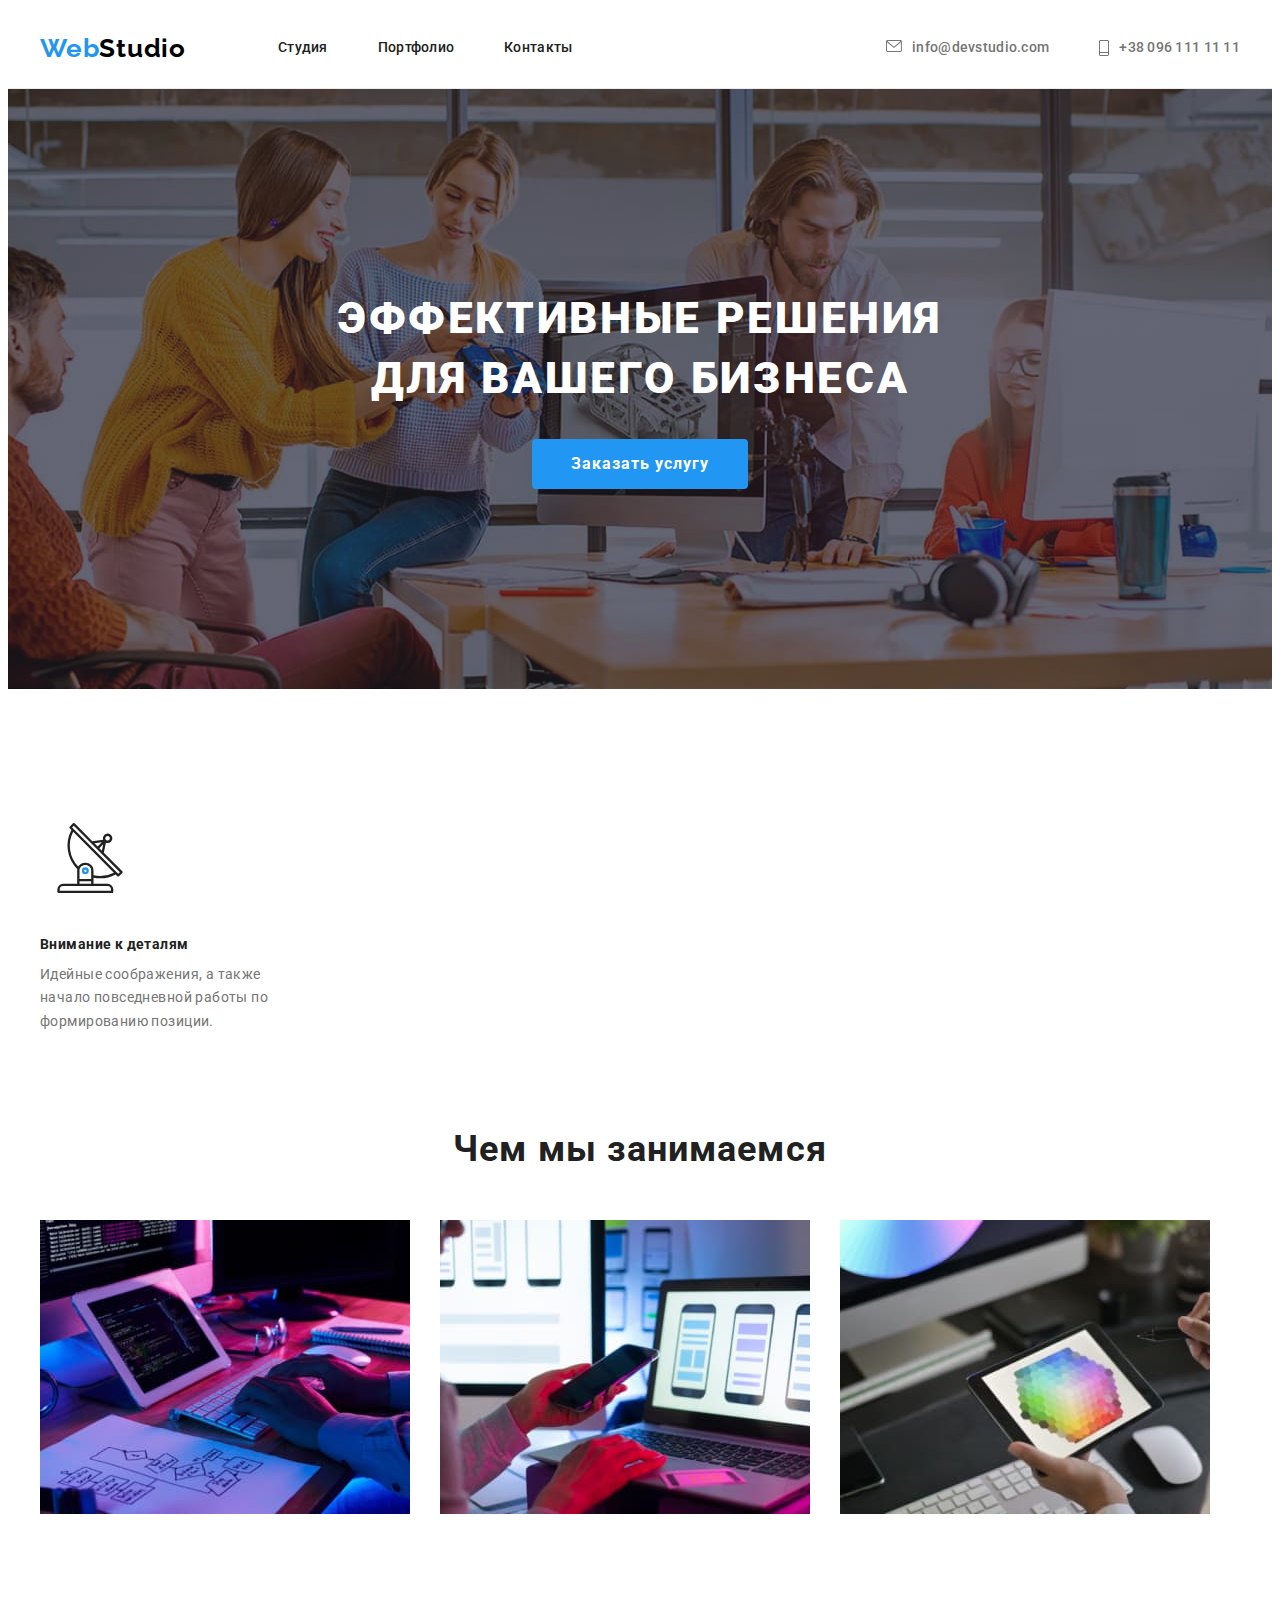
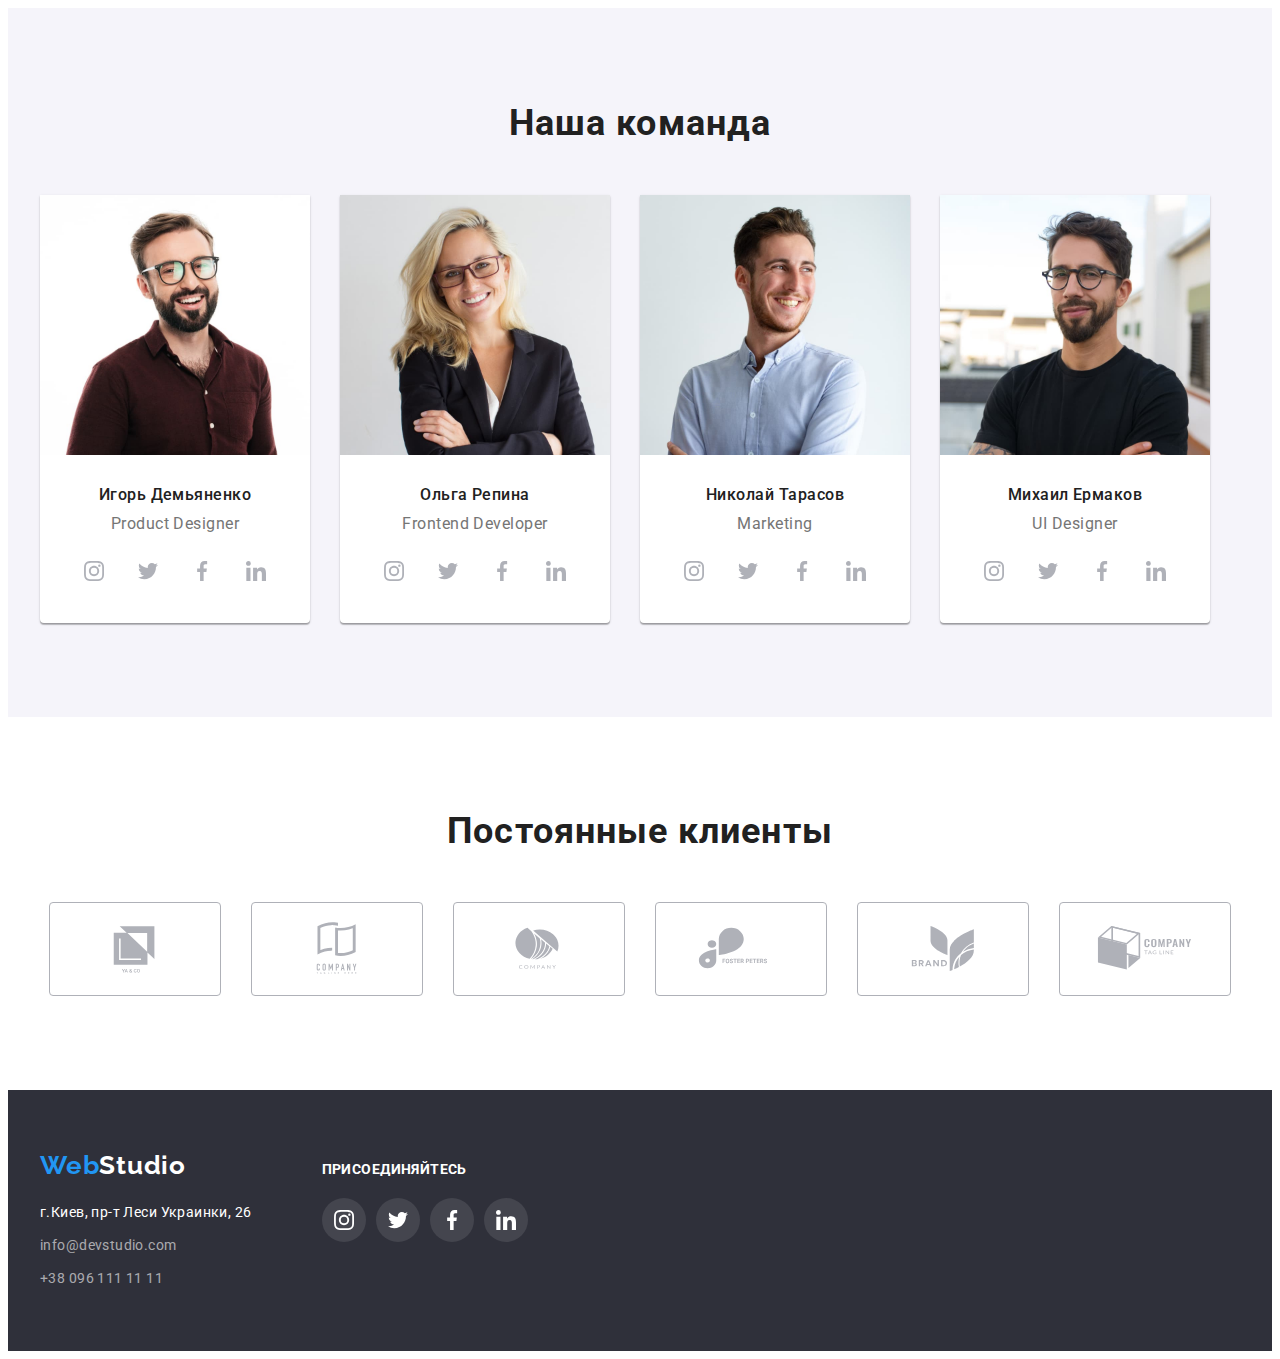
<file: index.html>
<!DOCTYPE html>
<html lang="ru">
<head>
    <meta charset="UTF-8">
    <meta http-equiv="X-UA-Compatible" content="IE=edge">
    <meta name="viewport" content="width=device-width, initial-scale=1.0">
    <title>Студия</title>
    <link rel="preconnect" href="https://fonts.googleapis.com">
    <link rel="preconnect" href="https://fonts.gstatic.com" crossorigin>
    <link href="https://fonts.googleapis.com/css2?family=Raleway:wght@700&family=Roboto:wght@400;500;700;900&display=swap"
        rel="stylesheet">
     <link rel="stylesheet" href="https://cdnjs.cloudflare.com/ajax/libs/modern-normalize/1.1.0/modern-normalize.min.css"
            integrity="sha512-wpPYUAdjBVSE4KJnH1VR1HeZfpl1ub8YT/NKx4PuQ5NmX2tKuGu6U/JRp5y+Y8XG2tV+wKQpNHVUX03MfMFn9Q=="
            crossorigin="anonymous" referrerpolicy="no-referrer" />
    <link rel="stylesheet" href="./css/styles.css">
</head>
<body>
    <header class="page-header">
        <div class="container  page-container">
        <nav class="header-nav">
            <a href="" class="logo link"><span class="logo-two">Web</span>Studio</a>
        <ul class="header-list list">
            <li class="header-item">
                <a href="./index.html" class="header-link link">Студия</a></li>
            <li class="header-item">
                <a href="./portfolio.html" class="header-link link">Портфолио</a></li>
            <li class="header-item">
                <a href="" class="header-link link">Контакты</a></li>
        </ul>
        </nav>
        <ul class="header-contact list">
            <li class="header-contact-item">
                <a href="mailto:info@devstudio.com" class="header-mail link">
                    <svg class="header-icon-item" width="16" height="12">
                        <use href="./images/icons.svg#icon-envelope"></use>
                    </svg>
                    info@devstudio.com</a></li>
            </li>
                <li class="header-contact-item">
                        <a href="tel:+380961111111" class="header-tel link">
                            <svg class="header-icon-item" width="10" height="16">
                                <use href="./images/icons.svg#icon-vector"></use>
                            </svg>
                            +38 096 111 11 11</a></li>
        </ul>
        </div>
    </header>
    <main>
        <section class="hero-studio">
        <div class="container">
        <h1 class="hero-studio-title">Эффективные решения для вашего бизнеса</h1>
        <button type="button" class="hero-studio-btn">Заказать услугу</button>
        </div>
        </section>
        <section class="studio-works">
        <div class="container">
            <h2 class="studio-examples-studio">Наши работы</h2>
            <ul class="studio-works-list list">
                <li class="studio-works-item">
                    <div class="container">
                    <svg class="studio-icon" width="70" hight="70">
                        <use href="./images/icons.svg#icon-antenna"></use>
                    </svg>
                    </div>
                   <h3 class="studio-works-title">Внимание к деталям</h3>
                    <p class="studio-after-title">Идейные соображения, а также начало повседневной работы по формированию позиции.</p>
                </li>
                <li class="studio-works-item">
                    <div class="container">
                        <svg class="studio-icon" width="70" hight="70">
                            <use href="./images/icons.svg#icon-clock"></use>
                        </svg>
                    </div>
                    <h3 class="studio-works-title">Пунктуальность</h3>
                    <p class="studio-after-title">Задача организации, в особенности же рамки и место обучения кадров влечет за собой.</p>
                </li>
                <li class="studio-works-item">
                    <div class="container">
                        <svg class="studio-icon" width="70" hight="70">
                            <use href="./images/icons.svg#icon-diagram"></use>
                        </svg>
                    </div>
                    <h3 class="studio-works-title">Планирование</h3>
                    <p class="studio-after-title">Равным образом консультация с широким активом в значительной степени обуславливает.</p>
                </li>
                <li class="studio-works-item">
                    <div class="container">
                        <svg class="studio-icon" width="70" hight="70">
                            <use href="./images/icons.svg#icon-astronaut"></use>
                        </svg>
                    </div>
                    <h3 class="studio-works-title">Современные технологии</h3>
                    <p class="studio-after-title">Значимость этих проблем настолько очевидна, что реализация плановых заданий.</p>
                </li>
            </ul>
        </div>
        </section>
        <section class="studio-prodact">
        <div class="container">
            <h2 class="studio-prodact-title">Чем мы занимаемся</h2>
            <ul class="studio-prodact-list list">
                <li class="studio-prodact-item">
                    <img src="./images/work1.jpg" alt="работаем за компьютером" width="370">
                </li>
                <li class="studio-prodact-item">
                    <img src="./images/work2.jpg" alt="смотрит в телефон и ноутбук" width="370">
                </li>
                <li class="studio-prodact-item">
                    <img src="./images/work3.jpg" alt="рисует на планшете" width="370">
                </li>
            </ul>
        </div>
        </section>
        <section class="studio-employees">
        <div class="container">
            <h2 class="studio-employees-title">Наша команда</h2>
            <ul class="studio-employees-list list">
                <li class="studio-employees-item">
                    <img src="./images/person1.jpg" alt="Игорь Демьяненко" width="270">
                        <h3 class="studio-employees-name">Игорь Демьяненко</h3>
                        <p class="studio-employees-position">Product Designer</p>
                        <ul class="employees-soc list">
                            <li class="employees-soc-item">
                             <a href="" class="employees-soc-link link">
                                <svg class="employess-soc-icon" width="20" height="20">
                                    <use href="./images/icons.svg#icon-instagram"></use>
                                </svg>
                             </a>
                            </li>
                            <li class="employees-soc-item">
                                <a href="" class="employees-soc-link link">
                                    <svg class="employess-soc-icon" width="20" height="20">
                                        <use href="./images/icons.svg#icon-twitter"></use>
                                    </svg>
                                </a>
                            </li>
                            <li class="employees-soc-item">
                                <a href="" class="employees-soc-link link">
                                    <svg class="employess-soc-icon" width="20" height="20">
                                        <use href="./images/icons.svg#icon-facebook"></use>
                                    </svg>
                                </a>
                            </li>
                            <li class="employees-soc-item">
                                <a href="" class="employees-soc-link link">
                                    <svg class="employess-soc-icon" width="20" height="20">
                                        <use href="./images/icons.svg#icon-linkedin"></use>
                                    </svg>
                                </a>
                            </li>
                        </ul>
                </li>
                <li class="studio-employees-item">
                    <img src="./images/person2.jpg" alt="Ольга Репина" width="270">
                        <h3 class="studio-employees-name">Ольга Репина</h3>
                        <p class="studio-employees-position">Frontend Developer</p>
                        <ul class="employees-soc list">
                            <li class="employees-soc-item">
                                <a href="" class="employees-soc-link link">
                                    <svg class="employess-soc-icon" width="20" height="20">
                                        <use href="./images/icons.svg#icon-instagram"></use>
                                    </svg>
                                </a>
                            </li>
                            <li class="employees-soc-item">
                                <a href="" class="employees-soc-link link">
                                    <svg class="employess-soc-icon" width="20" height="20">
                                        <use href="./images/icons.svg#icon-twitter"></use>
                                    </svg>
                                </a>
                            </li>
                            <li class="employees-soc-item">
                                <a href="" class="employees-soc-link link">
                                    <svg class="employess-soc-icon" width="20" height="20">
                                        <use href="./images/icons.svg#icon-facebook"></use>
                                    </svg>
                                </a>
                            </li>
                            <li class="employees-soc-item">
                                <a href="" class="employees-soc-link link">
                                    <svg class="employess-soc-icon" width="20" height="20">
                                        <use href="./images/icons.svg#icon-linkedin"></use>
                                    </svg>
                                </a>
                            </li>
                        </ul>
                </li>
                <li class="studio-employees-item">
                    <img src="./images/person3.jpg" alt="Николай Тарасов" width="270">
                        <h3 class="studio-employees-name">Николай Тарасов</h3>
                        <p class="studio-employees-position">Marketing</p> 
                        <ul class="employees-soc list">
                            <li class="employees-soc-item">
                                <a href="" class="employees-soc-link link">
                                    <svg class="employess-soc-icon" width="20" height="20">
                                        <use href="./images/icons.svg#icon-instagram"></use>
                                    </svg>
                                </a>
                            </li>
                            <li class="employees-soc-item">
                                <a href="" class="employees-soc-link link">
                                    <svg class="employess-soc-icon" width="20" height="20">
                                        <use href="./images/icons.svg#icon-twitter"></use>
                                    </svg>
                                </a>
                            </li>
                            <li class="employees-soc-item">
                                <a href="" class="employees-soc-link link">
                                    <svg class="employess-soc-icon" width="20" height="20">
                                        <use href="./images/icons.svg#icon-facebook"></use>
                                    </svg>
                                </a>
                            </li>
                            <li class="employees-soc-item">
                                <a href="" class="employees-soc-link link">
                                    <svg class="employess-soc-icon" width="20" height="20">
                                        <use href="./images/icons.svg#icon-linkedin"></use>
                                    </svg>
                                </a>
                            </li>
                        </ul>
                </li>
                <li class="studio-employees-item">
                    <img src="./images/person4.jpg" alt="Михаил Ермаков" width="270">
                        <h3 class="studio-employees-name">Михаил Ермаков</h3>
                        <p class="studio-employees-position">UI Designer</p>
                        <ul class="employees-soc list">
                        <li class="employees-soc-item">
                            <a href="" class="employees-soc-link link">
                                <svg class="employess-soc-icon" width="20" height="20">
                                    <use href="./images/icons.svg#icon-instagram"></use>
                                </svg>
                            </a>
                        </li>
                        <li class="employees-soc-item">
                            <a href="" class="employees-soc-link link">
                                <svg class="employess-soc-icon" width="20" height="20">
                                    <use href="./images/icons.svg#icon-twitter"></use>
                                </svg>
                            </a>
                        </li>
                        <li class="employees-soc-item">
                            <a href="" class="employees-soc-link link">
                                <svg class="employess-soc-icon" width="20" height="20">
                                    <use href="./images/icons.svg#icon-facebook"></use>
                                </svg>
                            </a>
                        </li>
                        <li class="employees-soc-item">
                            <a href="" class="employees-soc-link link">
                                <svg class="employess-soc-icon" width="20" height="20">
                                    <use href="./images/icons.svg#icon-linkedin"></use>
                                </svg>
                            </a>
                        </li>
                        </ul>
                </li>
            </ul>
        </div>
        </section>
        <section class="our-clients">
            <div class="container">
                <h2 class="our-clients-title">Постоянные клиенты</h2>
                <ul class="our-clients-list list">
                    <li class="our-clients-item">
                        <a href="https://i.imgur.com/ESIaDxE.png" class="our-clients-link link">
                            <svg class="our-clients-icon" width="106" height="60" >
                                <use href="./images/icons.svg#icon-logo"></use>
                            </svg>
                        </a>
                    </li>
                    <li class="our-clients-item">
                        <a href="https://i.imgur.com/ESIaDxE.png" class="our-clients-link link">
                            <svg class="our-clients-icon" width="106" height="60">
                                <use href="./images/icons.svg#icon-logotwo"></use>
                            </svg>
                        </a>
                    </li>
                    <li class="our-clients-item">
                        <a href="https://i.imgur.com/ESIaDxE.png" class="our-clients-link link">
                            <svg class="our-clients-icon" width="106" height="60">
                                <use href="./images/icons.svg#icon-logothree"></use>
                            </svg>
                        </a>
                    </li>
                    <li class="our-clients-item">
                        <a href="https://i.imgur.com/ESIaDxE.png" class="our-clients-link link">
                            <svg class="our-clients-icon" width="106" height="60">
                                <use href="./images/icons.svg#icon-logofour"></use>
                            </svg>
                        </a>
                    </li>
                    <li class="our-clients-item">
                        <a href="https://i.imgur.com/ESIaDxE.png" class="our-clients-link link">
                            <svg class="our-clients-icon" width="106" height="60">
                                <use href="./images/icons.svg#icon-logofive"></use>
                            </svg>
                        </a>
                    </li>
                    <li class="our-clients-item">
                        <a href="https://i.imgur.com/ESIaDxE.png" class="our-clients-link link">
                            <svg class="our-clients-icon" width="106" height="60">
                                <use href="./images/icons.svg#icon-logosix"></use>
                            </svg>
                        </a>
                    </li>
                </ul>
            </div>
        </section>
    </main>
<footer class="footer">
    <div class="container contaienr-link">
        <div class="footer-address">
<a href="" class="logo-footer link"><span class="logo-two">Web</span>Studio</a>
<address class="address">
    <ul class="address-list list">
        <li class="addrees-item"><a href="https://goo.gl/maps/7VX3tivvmebWZFvo9" target="_blank"
                rel="noopener noreferrer nofollow" class="address-map link">
                г.Киев, пр-т Леси Украинки, 26
            </a>
        </li>
        <li class="addrees-item"><a href="mailto:info@devstudio.com" class="address-mail link">info@devstudio.com</a>
        </li>
        <li class="addrees-item"><a href="tel:+380961111111" class="address-tel link">+38 096 111 11 11</a></li>
    </ul>
        </div>
        <div class="footer-container">
            <h2 class="footer-container-title">ПРИСОЕДИНЯЙТЕСЬ</h2>
            <ul class="footer-container-list list">
                <a href="" class="footer-container-link link">
                    <svg class="footer-container-icon" width="20" height="20">
                        <use href="./images/icons.svg#icon-instagram"></use>
                    </svg>
                </a>
                </li>
                <li class="footer-container-item">
                    <a href="" class="footer-container-link link">
                        <svg class="footer-container-icon" width="20" height="20">
                            <use href="./images/icons.svg#icon-twitter"></use>
                        </svg>
                    </a>
                </li>
                <li class="footer-container-item">
                    <a href="" class="footer-container-link link">
                        <svg class="footer-container-icon" width="20" height="20">
                            <use href="./images/icons.svg#icon-facebook"></use>
                        </svg>
                    </a>
                </li>
                <li class="footer-container-item">
                    <a href="" class="footer-container-link link">
                        <svg class="footer-container-icon" width="20" height="20">
                            <use href="./images/icons.svg#icon-linkedin"></use>
                        </svg>
                    </a>
            </ul>
        </div>
    </address>
    </div>
</footer>
</body>
</html>
</file>
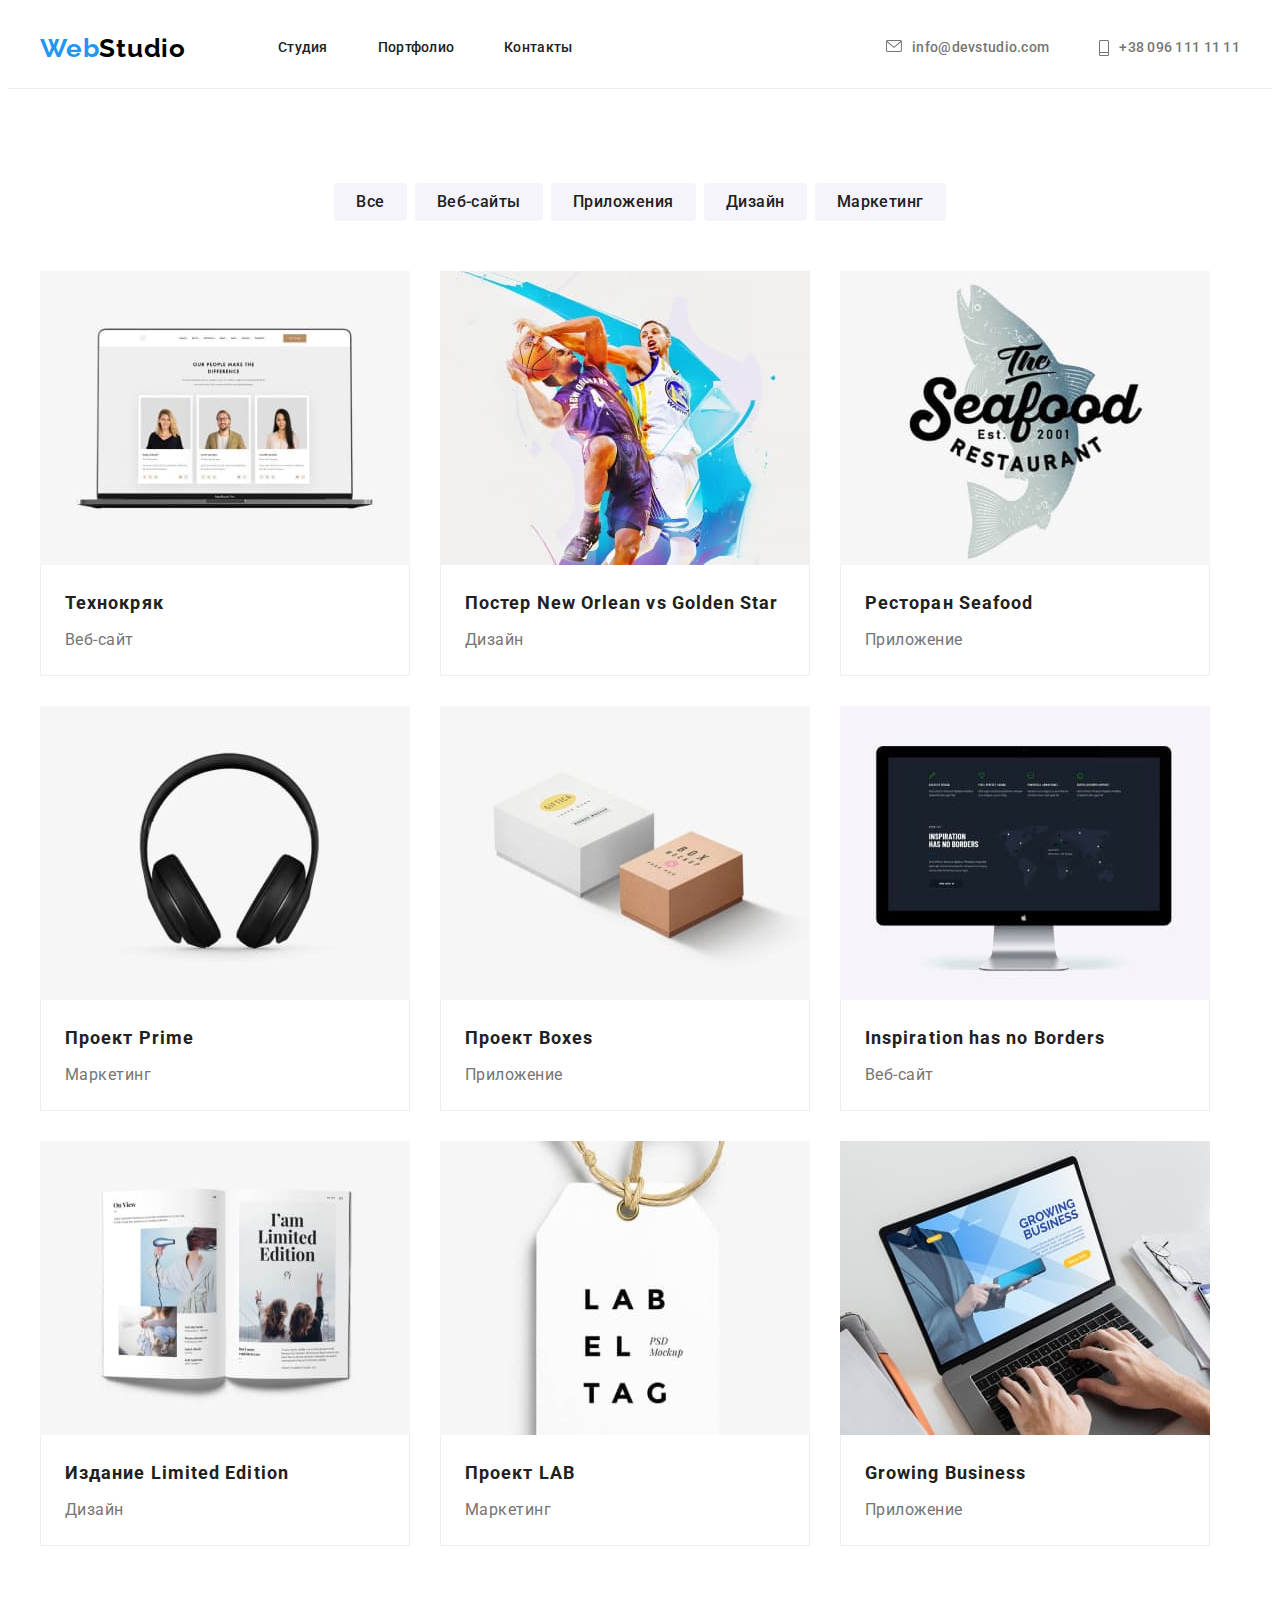
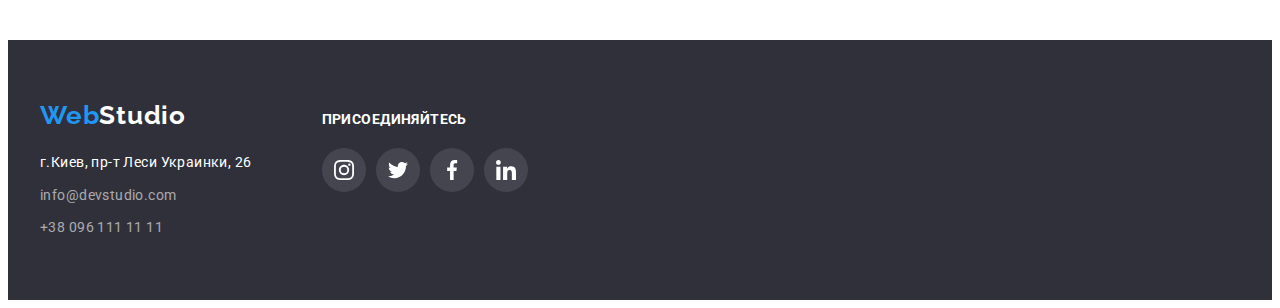
<file: portfolio.html>
<!DOCTYPE html>
<html lang="ru">
<head>
    <meta charset="UTF-8">
    <meta http-equiv="X-UA-Compatible" content="IE=edge">
    <meta name="viewport" content="width=device-width, initial-scale=1.0">
    <title>Портфолио</title>
    <link rel="preconnect" href="https://fonts.googleapis.com">
    <link rel="preconnect" href="https://fonts.gstatic.com" crossorigin>
    <link href="https://fonts.googleapis.com/css2?family=Raleway:wght@700&family=Roboto:wght@400;500;700;900&display=swap"
        rel="stylesheet">
    <link rel="stylesheet" href="https://cdnjs.cloudflare.com/ajax/libs/modern-normalize/1.1.0/modern-normalize.min.css"
        integrity="sha512-wpPYUAdjBVSE4KJnH1VR1HeZfpl1ub8YT/NKx4PuQ5NmX2tKuGu6U/JRp5y+Y8XG2tV+wKQpNHVUX03MfMFn9Q=="
        crossorigin="anonymous" referrerpolicy="no-referrer" />
    <link rel="stylesheet" href="./css/styles.css">
</head>
<body>
    <header class="page-header">
        <div class="container  page-container">
            <nav class="header-nav">
                <a href="" class="logo link"><span class="logo-two">Web</span>Studio</a>
                <ul class="header-list list">
                    <li class="header-item"><a href="./index.html" class="header-link link">Студия</a></li>
                    <li class="header-item"><a href="./portfolio.html" class="header-link link">Портфолио</a></li>
                    <li class="header-item"><a href="" class="header-link link">Контакты</a></li>
                </ul>
            </nav>
            <ul class="header-contact list">
                <li class="header-contact-item">
                    <a href="mailto:info@devstudio.com" class="header-mail link">
                        <svg class="header-icon-item" width="16" height="12">
                            <use href="./images/icons.svg#icon-envelope"></use>
                        </svg>
                        info@devstudio.com</a>
                </li>
                </li>
                <li class="header-contact-item">
                    <a href="tel:+380961111111" class="header-tel link">
                        <svg class="header-icon-item" width="10" height="16">
                            <use href="./images/icons.svg#icon-vector"></use>
                        </svg>
                        +38 096 111 11 11</a>
                </li>
            </ul>
        </div>
    </header>
    <main>
        <section class="hero">
            <div class="container">
            <ul class="hero-list list">
                <li class="hero-item">
                    <button type="button" class="main-btn">Все</button>
                </li>
                <li class="hero-item">
                    <button type="button" class="main-btn">Веб-сайты</button>
                </li>
                <li class="hero-item">
                    <button type="button" class="main-btn">Приложения</button>
                </li>
                <li class="hero-item">
                    <button type="button" class="main-btn">Дизайн</button>
                </li>
                <li class="hero-item">
                    <button type="button" class="main-btn">Маркетинг</button>
                </li>
            </ul>       
            <ul class="hero-list-work list">
                <li class="work-examples">
                    <a href="" class="work-examples-hover link">
                    <img src="./images/portfoliophoto1.jpg" alt="ноутбук с открытым сайтом" width="370">
                   <div class="container-hero-title">
                    <h2 class="hero-title">Технокряк</h2>
                    <p class="hero-after-title">Веб-сайт</p>
                   </div>
                    </a>
                </li>
                <li class="work-examples">
                    <a href="" class="work-examples-hover link">
                    <img src="./images/portfoliophoto2.jpg" alt="два баскетболиста боряться за мяч" width="370">
                    <div class="container-hero-title">
                        <h2 class="hero-title">Постер New Orlean vs Golden Star</h2>
                        <p class="hero-after-title">Дизайн</p>
                    </div>
                    </a>
                </li>
                <li class="work-examples">
                    <a href="" class="work-examples-hover link">
                    <img src="./images/portfoliophoto3.jpg" alt="название ресторана на фоне рыбы" width="370">
                    <div class="container-hero-title">
                        <h2 class="hero-title">Ресторан Seafood</h2>
                        <p class="hero-after-title">Приложение</p>
                    </div>
                    </a>
                </li>
                <li class="work-examples">
                    <a href="" class="work-examples-hover link">
                    <img src="./images/portfoliophoto4.jpg" alt="большие наушники" width="370">
                    <div class="container-hero-title">
                        <h2 class="hero-title">Проект Prime</h2>
                        <p class="hero-after-title">Маркетинг</p>
                    </div>
                    </a>
                </li>
                <li class="work-examples">
                    <a href="" class="work-examples-hover link">
                    <img src="./images/portfoliophoto5.jpg" alt="белая и серая коробка" width="370">
                    <div class="container-hero-title">
                        <h2 class="hero-title">Проект Boxes</h2>
                        <p class="hero-after-title">Приложение</p>
                    </div>
                    </a>
                </li>
                <li class="work-examples">
                    <a href="" class="work-examples-hover link">
                    <img src="./images/portfoliophoto6.jpg" alt="монитор коипьютера" width="370">
                    <div class="container-hero-title">
                        <h2 class="hero-title">Inspiration has no Borders</h2>
                        <p class="hero-after-title">Веб-сайт</p>
                    </div>
                    </a>
                </li>
                <li class="work-examples">
                    <a href="" class="work-examples-hover link">
                    <img src="./images/portfoliophoto7.jpg" alt="журнал" width="370">
                    <div class="container-hero-title">
                    <h2 class="hero-title">Издание Limited Edition</h2>
                    <p class="hero-after-title">Дизайн</p>
                    </div>
                    </a>
                </li>
                <li class="work-examples">
                    <a href="" class="work-examples-hover link">
                    <img src="./images/portfoliophoto8.jpg" alt="этикетка от одежды" width="370">
                    <div class="container-hero-title">
                        <h2 class="hero-title">Проект LAB</h2>
                        <p class="hero-after-title">Маркетинг</p>
                    </div>
                    </a>
                </li>
                <li class="work-examples">
                    <a href="" class="work-examples-hover link">
                    <img src="./images/portfoliophoto9.jpg" alt="ноутбук с открытм бизнес сайтом" width="370">
                    <div class="container-hero-title">
                    <h2 class="hero-title">Growing Business</h2>
                    <p class="hero-after-title">Приложение</p>
                    </div>
                    </a>
                </li>
            </ul>
            </div>
        </section>
    </main>
<footer class="footer">
    <div class="container contaienr-link">
        <div class="footer-address">
            <a href="" class="logo-footer link"><span class="logo-two">Web</span>Studio</a>
            <address class="address">
                <ul class="address-list list">
                    <li class="addrees-item"><a href="https://goo.gl/maps/7VX3tivvmebWZFvo9" target="_blank"
                            rel="noopener noreferrer nofollow" class="address-map link">
                            г.Киев, пр-т Леси Украинки, 26
                        </a>
                    </li>
                    <li class="addrees-item"><a href="mailto:info@devstudio.com"
                            class="address-mail link">info@devstudio.com</a>
                    </li>
                    <li class="addrees-item"><a href="tel:+380961111111" class="address-tel link">+38 096 111 11 11</a></li>
                </ul>
        </div>
        <div class="footer-container">
            <h2 class="footer-container-title">ПРИСОЕДИНЯЙТЕСЬ</h2>
            <ul class="footer-container-list list">
                <a href="" class="footer-container-link link">
                    <svg class="footer-container-icon" width="20" height="20">
                        <use href="./images/icons.svg#icon-instagram"></use>
                    </svg>
                </a>
                </li>
                <li class="footer-container-item">
                    <a href="" class="footer-container-link link">
                        <svg class="footer-container-icon" width="20" height="20">
                            <use href="./images/icons.svg#icon-twitter"></use>
                        </svg>
                    </a>
                </li>
                <li class="footer-container-item">
                    <a href="" class="footer-container-link link">
                        <svg class="footer-container-icon" width="20" height="20">
                            <use href="./images/icons.svg#icon-facebook"></use>
                        </svg>
                    </a>
                </li>
                <li class="footer-container-item">
                    <a href="" class="footer-container-link link">
                        <svg class="footer-container-icon" width="20" height="20">
                            <use href="./images/icons.svg#icon-linkedin"></use>
                        </svg>
                    </a>
            </ul>
        </div>
        </address>
    </div>
</footer>
</body>

</html>
</file>
<file: css/styles.css>
:root{
    --page-hader-color: #212121;
    --background: #E5E5E5;
    --hover-hader-color: #2196f3;
    --logo-color: #000000;
    --contact-color: #757575;
    --prodact-color: #ffffff;
    --background-hero-color: #2f303a;
    --studio-employees-color: #f5f4fa;
    --address-color:  #FFFFFF99;
    --icon-soc-color: #AFB1B8;
    --icon-hover: #ffffff;
    --studio-ion-list: #F5F4FA;
    --background-clients: #F5F5F5;
}

p, h1, h2, h3, h4, h5, h6 {
    margin: 0;
}

ul{
    margin: 0;
    padding-left: 0;
}

body{
    font-family: 'Roboto', sans-serif;
    color: var(--page-hader-color);
}

.list{
    list-style: none;
}

.link{
    text-decoration: none;
}

img {
    display: block;
    max-width: 100%;
    height: auto;
}

.container{
    width: 1200px;
    padding-left: 15px;
    padding-right: 15px;
    margin: 0 auto;
    
}
.page-header{
    background-color: var(--prodact-color);
    border-bottom: 1px solid #ECECEC;
   
    
}

.page-container, .header-nav, .header-contact{
    display: flex;
    align-items: center;
}

.logo {
    font-family: 'Raleway';
    font-style: normal;
    font-weight: 700;
    font-size: 26px;
    line-height: 1.19;
    letter-spacing: 0.03em;
    color: var(--logo-color);
    width: 145px;
   
}

.logo-two {
    color: var(--hover-hader-color);
}
 
.header-list{
    display: flex;
    margin-left: 93px;
}

.header-list .header-item{
    margin-right: 50px;
}

.header-list .header-item:last-child{
    margin-right: 0;
}

.header-nav .header-link{
    display: block;
    padding-top: 32px;
    padding-bottom: 32px;
}

.header-contact{
    display: flex;
    margin-left: auto;
}

.header-contact .header-contact-item{
    margin-right: 50px;
}

.header-contact .header-contact-item:last-child {
    margin-right: 0;
}

.header-link { 
    font-family: 'Roboto';
    font-weight: 500;
    font-size: 14px;
    line-height: 1.14;
    letter-spacing: 0.02em;
    color: var(--page-hader-color);
}

.header-link:hover, .header-link:focus {
    color: var(--hover-hader-color) ;
}


.header-link { 
    color: var(--page-hader-color);
}



.header-mail, .header-tel {
    font-family: 'Roboto';
    font-style: normal;
    font-weight: 500;
    font-size: 14px;
    line-height: 1.14;
    letter-spacing: 0.02em; 
    padding-top: 32px;
    padding-bottom: 32px;
   
}



.header-mail {
    display: flex;
    align-items: flex-start;
    color: var(--contact-color);
}

.header-tel {
    display: flex;
    align-items: flex-start;
    color: var(--contact-color);
}

.header-icon-item {
    fill: currentColor;
    margin-right: 10px;
    vertical-align: middle;
    
    

}

.header-contact .header-icon-item:hover,
.header-contact .header-icon-item:focus {
    fill: var(--hover-hader-color);
}

.header-mail:hover, 
.header-mail:focus {
    color: var(--hover-hader-color);
}

.header-tel:hover, 
.header-tel:focus {
        color: var(--hover-hader-color);
    }






/*--HERO STUDIO--*/

.studio-examples-studio {
    position: absolute;
    white-space: nowrap;
    width: 1px;
    height: 1px;
    overflow: hidden;
    border: 0;
    padding: 0;
    clip: rect(0 0 0 0);
    clip-path: inset(50%);
    margin: -1px;
}

.hero-studio{
background-color: var(--background-hero-color);
background-image: linear-gradient(
    rgba(47, 48, 58, 0.4), 
    rgba(47, 48, 58, 0.4)), 
    url(../images/studia-bg.jpg);
    background-repeat: no-repeat ;
    max-width: 1600px;
    margin-left: auto;
    margin-right: auto;
    block-size: auto auto;
    background-position: 50% 50%;
}

.hero-container{

}

.hero-studio{
    text-align: center;
    padding: 200px 0;
    
}

.hero-studio-title {
    font-family: 'Roboto';
    font-style: normal;
    font-weight: 900;
    font-size: 44px;
    line-height: 1.36;
    letter-spacing: 0.06em;
    color: var(--prodact-color);
    text-transform: uppercase;
    width: 696px;
    margin-left: auto;
    margin-right: auto;
    margin-bottom: 30px;
   }

.hero-studio-btn {
    cursor: pointer;
    font-family: 'Roboto';
    font-style: normal;
    font-weight: 700;
    font-size: 16px;
    line-height: 1.87;
    letter-spacing: 0.06em;
    color: var(--prodact-color);
    background-color: var(--hover-hader-color);
    min-width: 216px;
    border-radius: 4px;
    border: 0;
    padding: 10px 32px 10px;
}

.studio-works {
    padding-top: 94px;
    padding-bottom: 94px;
}

.studio-examples {
    font-family: 'Roboto';
    font-style: normal;
    font-weight: 700;
    font-size: 14px;
    line-height: 1.14;
    letter-spacing: 0.03em;
    text-transform: uppercase;
    color: var(--page-hader-color);
}

.studio-icon-item{

}


.studio-works-item{
   
}

.studio-after-title {
    font-family: 'Roboto';
    font-style: normal;
    font-weight: 400;
    font-size: 14px;
    line-height: 1.71;
    letter-spacing: 0.03em;
    color: var(--contact-color);
    max-width: 270px;
    
}

/*--STUDIO PRODACT--*/

.studio-prodact{
    padding-bottom: 94px;
}


.studio-works-list{
    display: flex;
    flex-wrap: nowrap;
    gap: 30px;
    max-width: 1170px;
}




.studio-works-title{
    font-family: 'Roboto';
    font-style: normal;
    font-weight: 700;
    font-size: 14px;
    line-height: 1.14;
    letter-spacing: 0.03em;
    color: var(--page-hader-color);
    margin-bottom: 10px;
}

.studio-prodact-title {
    font-family: 'Roboto';
    font-style: normal;
    font-weight: 700;
    font-size: 36px;
    line-height: 1.17;
    letter-spacing: 0.03em;
    text-align: center;
    margin-bottom: 50px;
    }

.studio-prodact-list{
    display: flex;
    flex-wrap: wrap;
    column-gap: 30px;
}

.studio-prodact-item{
   
}

/*--EMPLOYEEES--*/

.studio-employees {
background-color: var(--studio-employees-color);
padding-top: 94px;
padding-bottom: 94px;
}

.studio-employees-title {
    font-family: 'Roboto';
    font-style: normal;
    font-weight: 700;
    font-size: 36px;
    line-height: 1.17;
    letter-spacing: 0.03em;
    text-align: center;
    margin-bottom: 50px;
    
}
.studio-employees-list{
display: flex;
flex-wrap: nowrap;
column-gap: 30px;
flex-basis: calc((100% - 90px) / 4);
}

.studio-employees-item{
    border-radius: 0px 0px 4px 4px;
    background-color: var(--prodact-color);
    box-shadow: 0px 1px 3px rgba(0, 0, 0, 0.12), 0px 1px 1px rgba(0, 0, 0, 0.14), 0px 2px 1px rgba(0, 0, 0, 0.2);
}



.studio-employees-name {
    font-family: 'Roboto';
    font-style: normal;
    font-weight: 500;
    font-size: 16px;
    line-height: 1.19;
    letter-spacing: 0.03em;
    text-align: center;
    padding-top: 30px ;
    margin-bottom: 10px;
    
}

.studio-employees-position {
    font-family: 'Roboto';
    font-style: normal;
    font-weight: 400;
    font-size: 16px;
    line-height: 1.19;
    letter-spacing: 0.03em;
    color: var(--contact-color);
    text-align: center;
    margin-bottom: 16px;
    
}


.employees-soc{
    display: flex;
    justify-content: center;
    gap: 10px;
    padding-bottom: 30px;
}

.employees-soc-link{
    width: 44px;
    height: 44px;
    border-radius: 50%;
    display: flex;
   align-items: center;
   justify-content: center;
   
   
}

.employess-soc-icon{
    fill: var(--icon-soc-color);
}

.employees-soc-link:hover,
.employees-soc-link:focus{
    background-color: var(--hover-hader-color);

}

.employees-soc-link:hover .employess-soc-icon,
.employees-soc-link:focus .employess-soc-icon {
    fill: var(--icon-hover);
    
}


/*--Clients--*/
.our-clients{
    padding-top: 94px;
    padding-bottom: 94px;
}

.our-clients-title{
    font-family: 'Roboto';
    font-style: normal;
    font-weight: 700;
    font-size: 36px;
    line-height: 1.16;
    text-align: center;
    letter-spacing: 0.03em;
    text-align: center;
    margin-bottom: 50px;
}


.our-clients-list{
    display: flex;
    justify-content: center;
    gap: 30px;
}

.our-clients-link {
    width: 170px;
    height: 92px;
    border: 1px solid var(--icon-soc-color);
    border-radius: 4px;
    display: flex;
    align-items: center;
    justify-content: center;
}


.our-clients-icon{
    fill: var(--icon-soc-color);
}

.our-clients-link:hover,
.our-clients-link:focus {
    border: solid var(--hover-hader-color);

}

.our-clients-link:hover .our-clients-icon,
.our-clients-link:focus .our-clients-icon {
    fill: var(--hover-hader-color);

}

/*--PORTFOLIO--*/

.hero{
    padding-top: 94px;
    padding-bottom: 94px;
}
.hero-list{
    display:flex;
    column-gap: 8px;
    align-items: center;
   margin-bottom: 50px;
   justify-content: center;

}


.main-btn {
    cursor: pointer;
    font-family: 'Roboto';
    font-style: normal;
    font-weight: 500;
    font-size: 16px;
    line-height: 1.62;
    letter-spacing: 0.03em;
    color: var(--page-hader-color);
    background-color: var(--studio-employees-color);
    border-radius: 4px;
    border: 0;
    padding:6px 22px 6px 22px ;
    
    
    
}

.main-btn:hover, .main-btn:focus {
    background-color: var(--hover-hader-color);
    color: var(--prodact-color);
    box-shadow: 0px 3px 1px rgba(0, 0, 0, 0.1), 0px 1px 2px rgba(0, 0, 0, 0.08),
     0px 2px 2px rgba(0, 0, 0, 0.12);
}

.hero-list-work{
display: flex;
flex-wrap: wrap;
gap: 30px;
}

.work-examples{
    text-align: left;
    background-color: var(--prodact-color);
    
  
}

.work-examples-hover:hover{
box-shadow: 0px 1px 1px rgba(0, 0, 0, 0.12), 
0px 4px 4px rgba(0, 0, 0, 0.06), 
1px 4px 6px rgba(0, 0, 0, 0.16);
}

.container-hero-title{
    padding: 20px 24px 20px 24px;
    border-left: 1px solid #EEEEEE;
    border-right: 1px solid #EEEEEE;
    border-bottom: 1px solid #EEEEEE;
    
}

.hero-title {
    font-family: 'Roboto';
    font-style: normal;
    font-weight: 700;
    font-size: 18px;
    line-height: 2;
    letter-spacing: 0.06em;
    color: var(--page-hader-color);
    margin-bottom: 4px;
    
}

.hero-after-title {
    font-family: 'Roboto';
    font-style: normal;
    font-weight: 400;
    font-size: 16px;
    line-height: 1.87;
    letter-spacing: 0.03em;
    color: var(--contact-color);
}

/*--FOOTER--*/

.footer {
    background-color: var(--background-hero-color);
    padding-top: 60px;
    padding-bottom: 60px;
    display: flex;
    
    
}

.contaienr-link{
    display: flex;
    align-items: baseline;
    gap: 70px;
}
.logo-footer{
    display: inline-block;
    font-family: 'Raleway';
    font-style: normal;
    font-weight: 700;
    font-size: 26px;
    line-height: 1.19;
    letter-spacing: 0.03em;
    color: var(--prodact-color);
    margin-bottom: 20px;
}

.address{
    font-style: normal;
}

.address-list{
    margion-bottom: 60px;
}

.addrees-item{
    margin-bottom: 9px ;
}

.addrees-item:last-child{
    margin-bottom: 0;
}


.address-map:hover, .address-map:focus{
    color: var(--hover-hader-color);
}

.address-mail:hover,.address-mail:focus {
    color: var(--hover-hader-color);
}

.address-tel:hover,.address-tel:focus {
    color: var(--hover-hader-color);
}

.address-map {
    font-family: 'Roboto';
    font-style: normal;
    font-weight: 400;
    font-size: 14px;
    line-height: 1.71;
    letter-spacing: 0.03em;
    color: var(--prodact-color);
}

.address-mail  {
    font-family: 'Roboto';
    font-style: normal;
    font-weight: 400;
    font-size: 14px;
    line-height: 1.71;
    letter-spacing: 0.03em;
    color: var(--address-color) ;
}

.address-tel {
    font-family: 'Roboto';
    font-style: normal;
    font-weight: 400;
    font-size: 14px;
    line-height: 1.71;
    letter-spacing: 0.03em;
    color: var(--address-color) ;
}


.footer-container-title{
    font-family: 'Roboto';
    font-style: normal;
    font-weight: 700;
    font-size: 14px;
    line-height: 1.14;
    letter-spacing: 0.03em;
    color: var(--prodact-color);
    margin-bottom: 20px;
}

.footer-container-list{
    display: flex;
    gap: 10px;
}

.footer-container-link{
    width: 44px;
    height: 44px;
    border-radius: 50%;
    display: flex;
    align-items: center;
    justify-content: center;
    background-color: rgba(255, 255, 255, 0.1); 
}

.footer-container-icon{
    fill: var(--prodact-color) ;
}

.footer-container-link:hover,
.footer-container-link:focus {
    background-color: var(--hover-hader-color);

}
</file>
